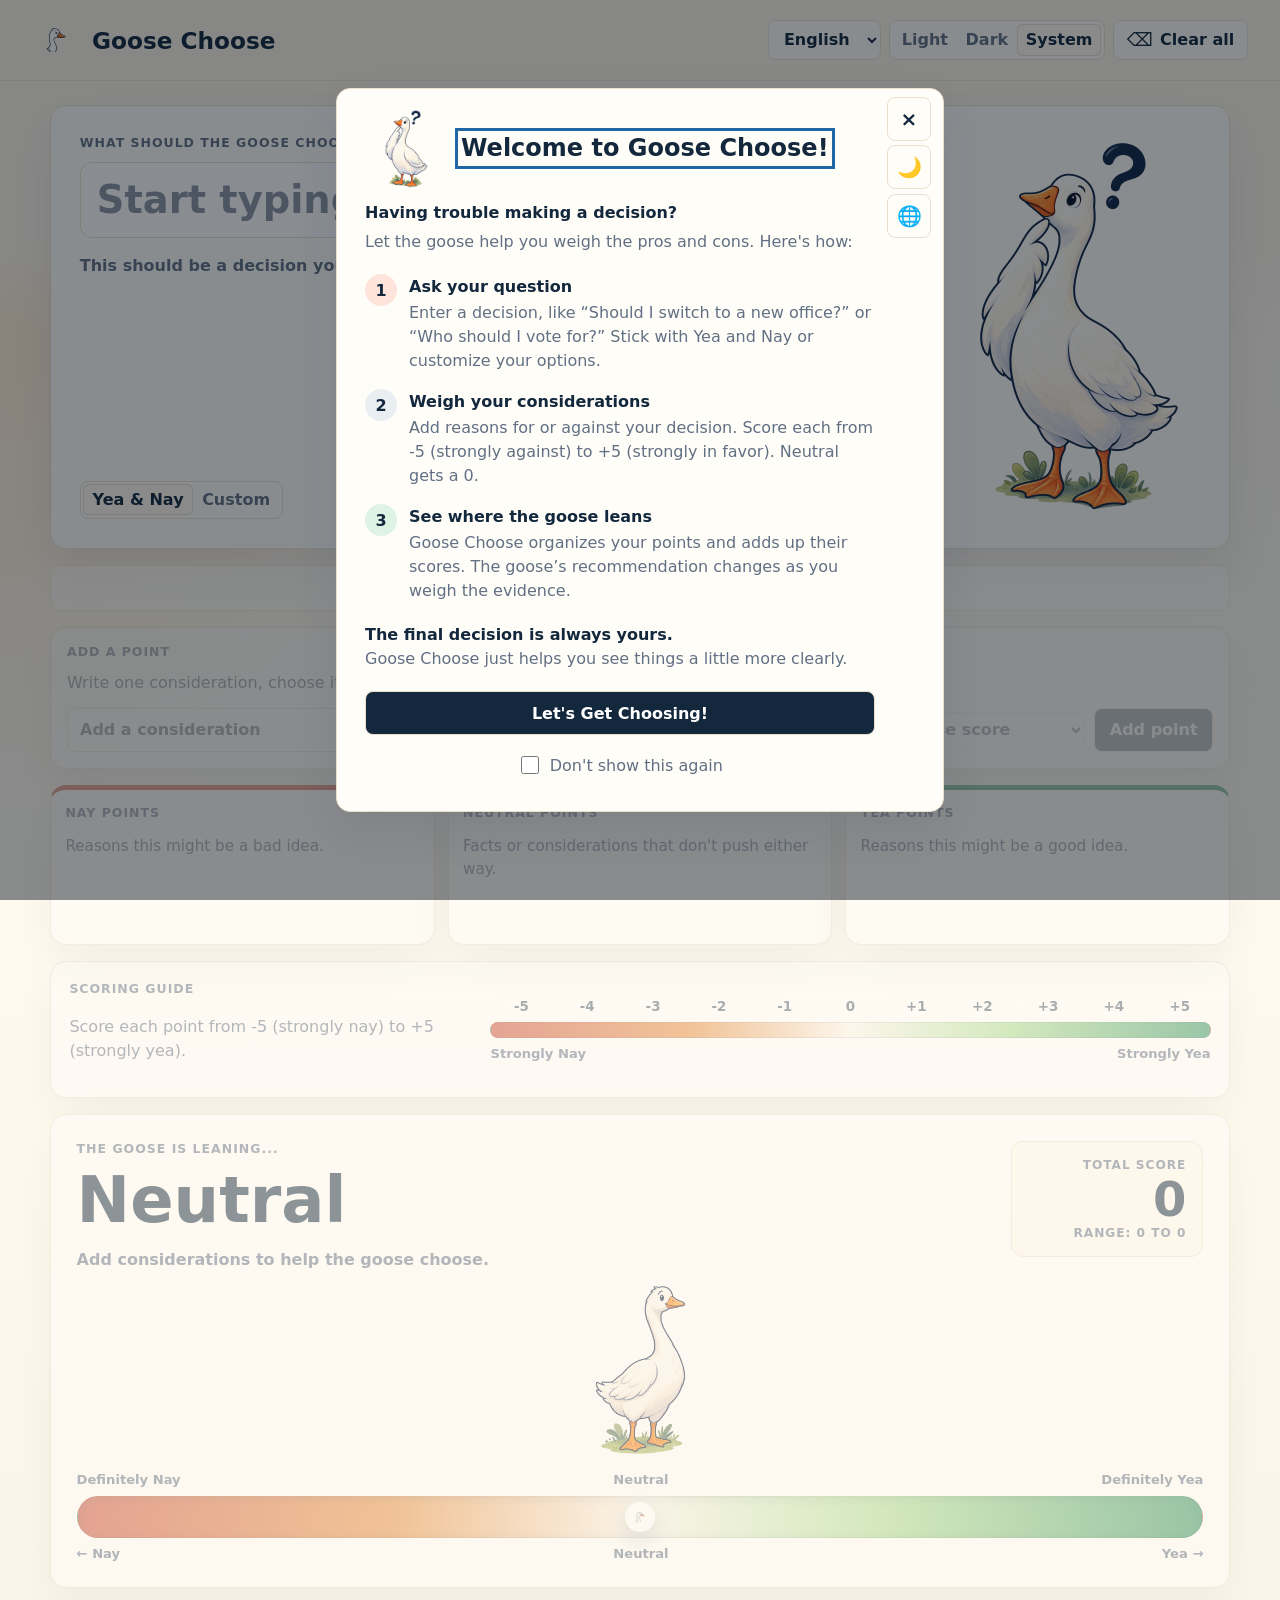
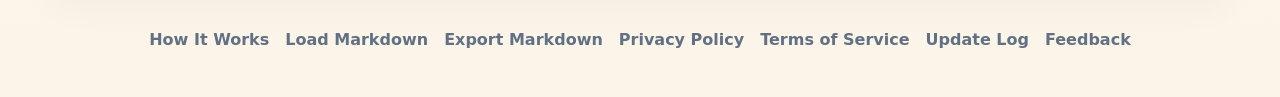
<file: index.html>
<!doctype html>
<!-- Generated by scripts/build-pages.py. Shared interface: app/shell.html. -->
<html lang="en">
  <head>
    <meta charset="utf-8">
    <meta name="viewport" content="width=device-width, initial-scale=1, viewport-fit=cover">
    <meta name="theme-color" content="#fbf4e8">
    <meta name="app-version" content="v0.8">
    <title>Goose Choose</title>
    <meta name="description" content="A simple way to weigh your options and make a decision.">
    <link rel="canonical" href="https://unpixelated-ideas.github.io/goosechoose/">
    <link rel="alternate" hreflang="en" href="https://unpixelated-ideas.github.io/goosechoose/">
    <link rel="alternate" hreflang="ko" href="https://unpixelated-ideas.github.io/goosechoose/ko/">
    <link rel="alternate" hreflang="ga" href="https://unpixelated-ideas.github.io/goosechoose/ga/">
    <link rel="alternate" hreflang="x-default" href="https://unpixelated-ideas.github.io/goosechoose/">
    <meta property="og:title" content="Goose Choose">
    <meta property="og:description" content="A simple way to weigh your options and make a decision.">
    <meta property="og:type" content="website">
    <meta property="og:url" content="https://unpixelated-ideas.github.io/goosechoose/">
    <meta property="og:image" content="https://unpixelated-ideas.github.io/goosechoose/previewimage.png">
    <meta property="og:image:type" content="image/png">
    <meta property="og:image:width" content="1734">
    <meta property="og:image:height" content="907">
    <meta property="og:site_name" content="Goose Choose">
    <meta name="twitter:card" content="summary_large_image">
    <meta name="twitter:title" content="Goose Choose">
    <meta name="twitter:description" content="A simple way to weigh your options and make a decision.">
    <meta name="twitter:image" content="https://unpixelated-ideas.github.io/goosechoose/previewimage.png">
    <link rel="icon" type="image/x-icon" href="app/../favicon.ico">
    <link rel="stylesheet" href="app/styles.css">
  </head>
  <body>
    <noscript>Please enable JavaScript to use Goose Choose.</noscript>
    <script src="app/locales.js"></script>
    <script src="app/shell.js"></script>
    <script src="app/routes.js"></script>
    <script src="app/app.js"></script>
  </body>
</html>
</file>
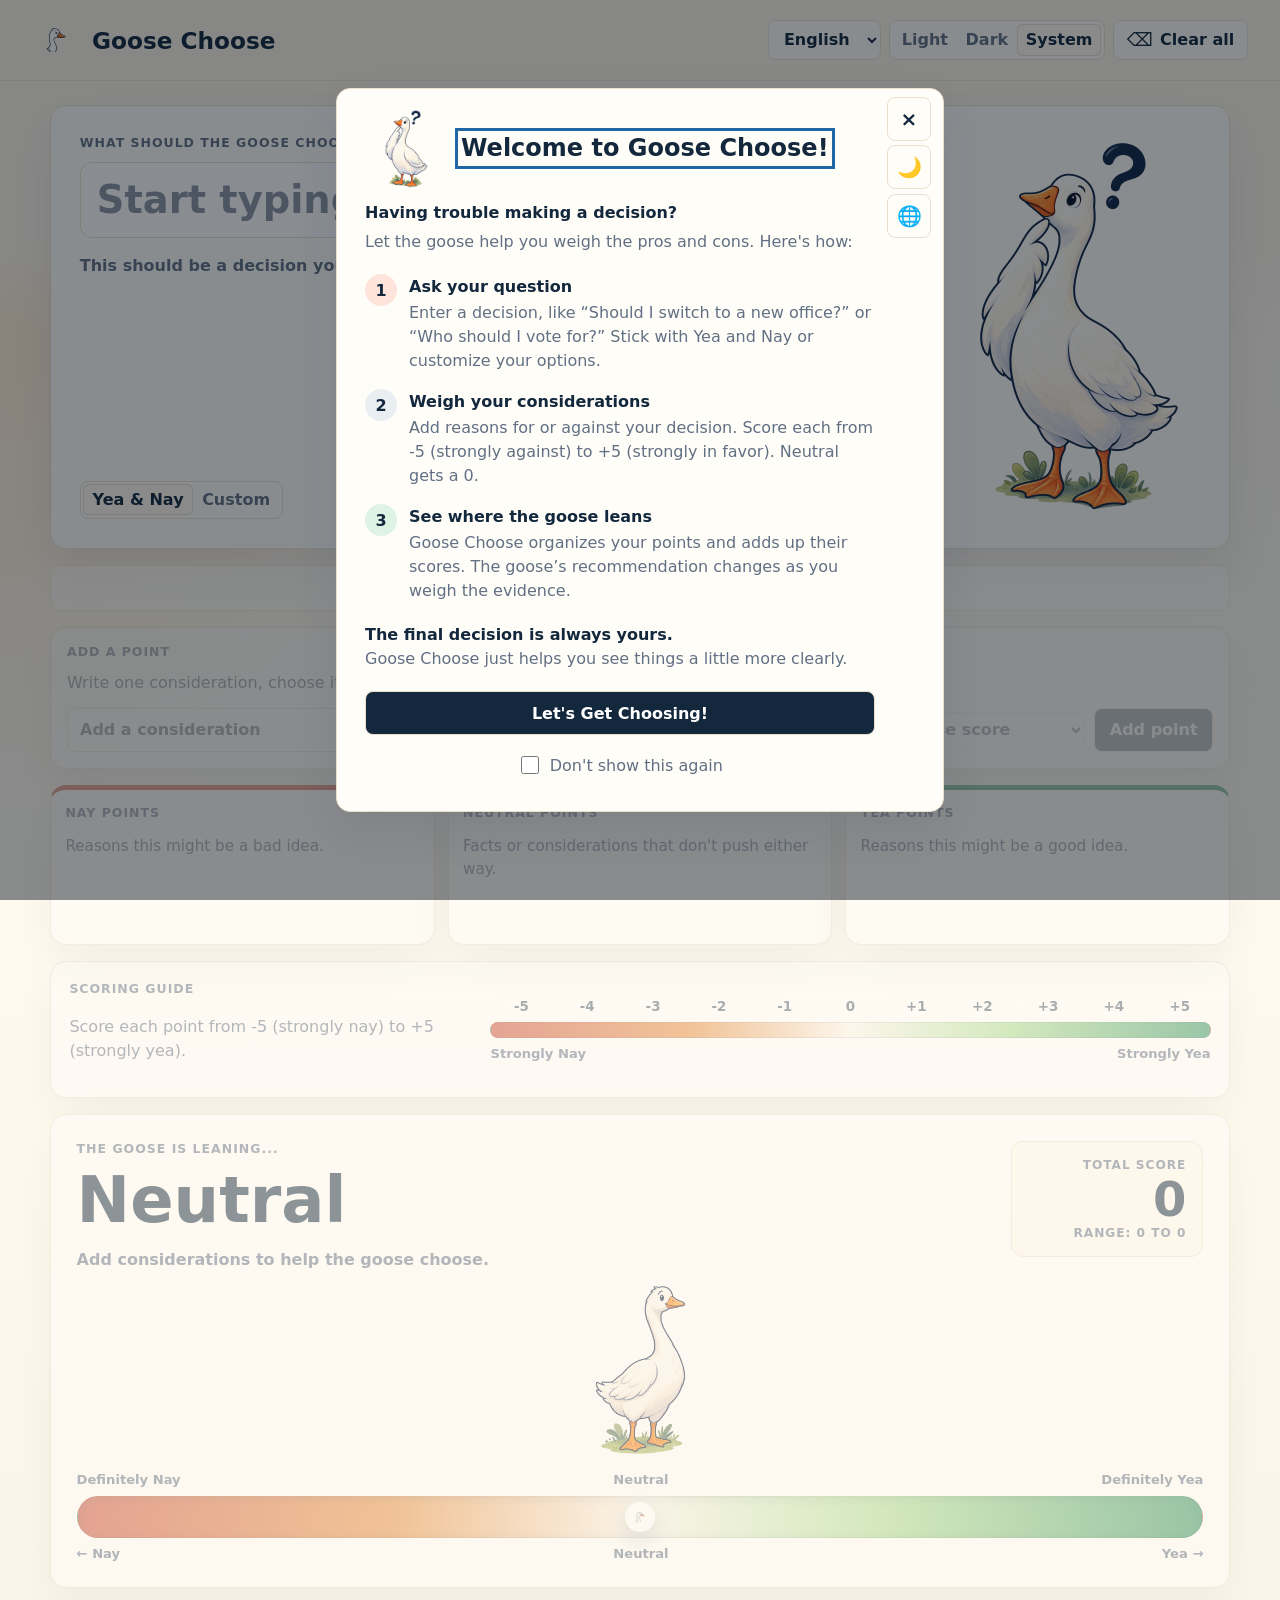
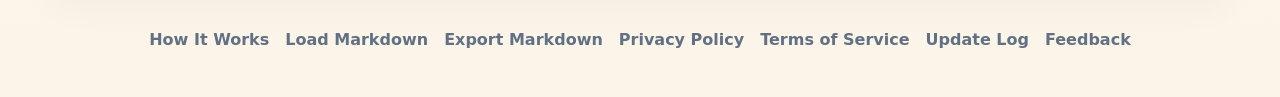
<file: app/index.html>
<!doctype html>
<!-- Generated by scripts/build-pages.py. Shared interface: app/shell.html. -->
<html lang="en">
  <head>
    <meta charset="utf-8">
    <meta name="viewport" content="width=device-width, initial-scale=1, viewport-fit=cover">
    <meta name="theme-color" content="#fbf4e8">
    <meta name="app-version" content="v0.8">
    <title>Goose Choose</title>
    <meta name="description" content="A simple way to weigh your options and make a decision.">
    <link rel="canonical" href="https://unpixelated-ideas.github.io/goosechoose/">
    <link rel="alternate" hreflang="en" href="https://unpixelated-ideas.github.io/goosechoose/">
    <link rel="alternate" hreflang="ko" href="https://unpixelated-ideas.github.io/goosechoose/ko/">
    <link rel="alternate" hreflang="ga" href="https://unpixelated-ideas.github.io/goosechoose/ga/">
    <link rel="alternate" hreflang="x-default" href="https://unpixelated-ideas.github.io/goosechoose/">
    <meta property="og:title" content="Goose Choose">
    <meta property="og:description" content="A simple way to weigh your options and make a decision.">
    <meta property="og:type" content="website">
    <meta property="og:url" content="https://unpixelated-ideas.github.io/goosechoose/">
    <meta property="og:image" content="https://unpixelated-ideas.github.io/goosechoose/previewimage.png">
    <meta property="og:image:type" content="image/png">
    <meta property="og:image:width" content="1734">
    <meta property="og:image:height" content="907">
    <meta property="og:site_name" content="Goose Choose">
    <meta name="twitter:card" content="summary_large_image">
    <meta name="twitter:title" content="Goose Choose">
    <meta name="twitter:description" content="A simple way to weigh your options and make a decision.">
    <meta name="twitter:image" content="https://unpixelated-ideas.github.io/goosechoose/previewimage.png">
    <link rel="icon" type="image/x-icon" href="./../favicon.ico">
    <link rel="stylesheet" href="./styles.css">
  </head>
  <body>
    <noscript>Please enable JavaScript to use Goose Choose.</noscript>
    <script src="./locales.js"></script>
    <script src="./shell.js"></script>
    <script src="./routes.js"></script>
    <script src="./app.js"></script>
  </body>
</html>
</file>
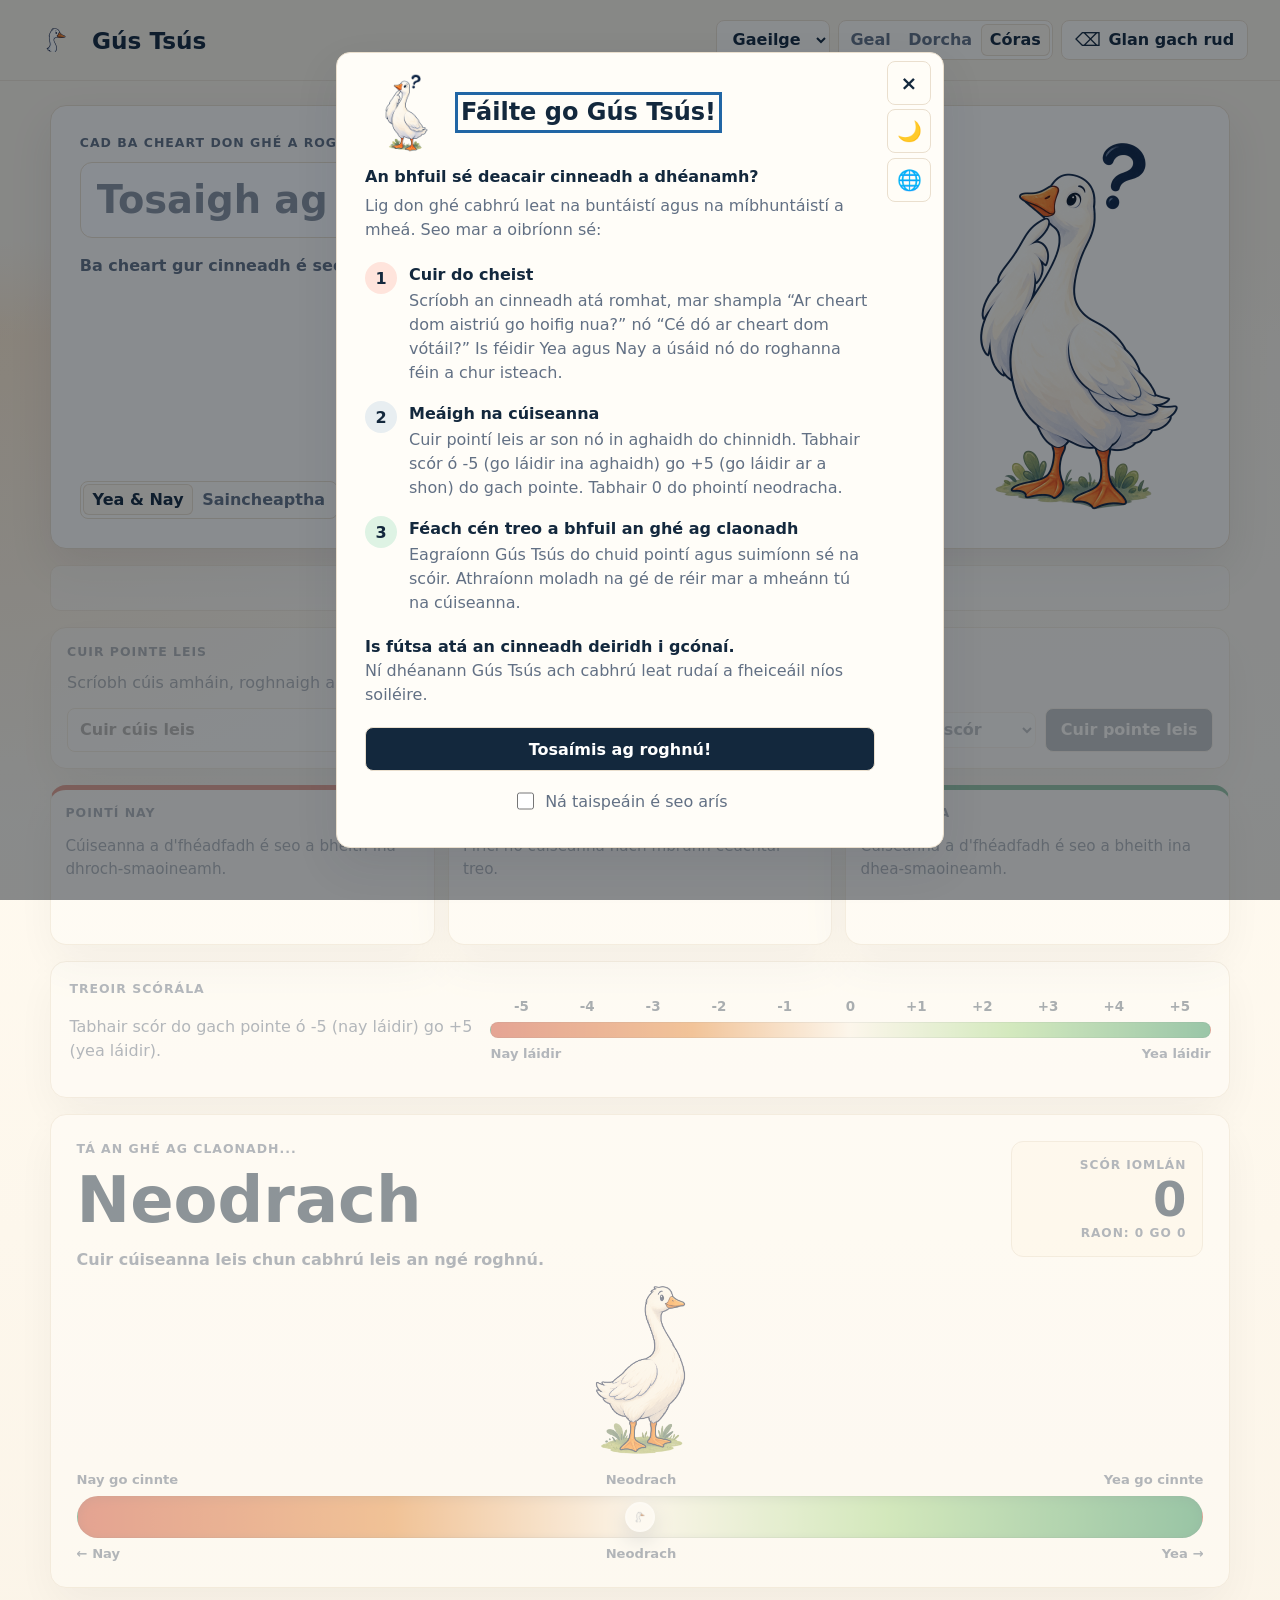
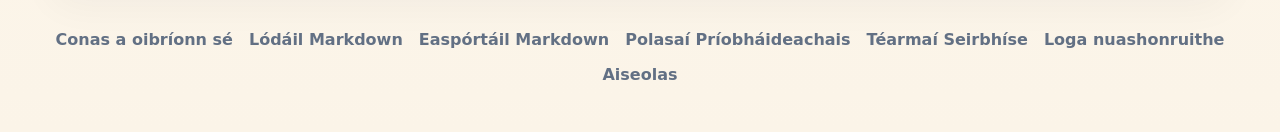
<file: ga/index.html>
<!doctype html>
<!-- Generated by scripts/build-pages.py. Shared interface: app/shell.html. -->
<html lang="ga">
  <head>
    <meta charset="utf-8">
    <meta name="viewport" content="width=device-width, initial-scale=1, viewport-fit=cover">
    <meta name="theme-color" content="#fbf4e8">
    <meta name="app-version" content="v0.8">
    <title>Gús Tsús</title>
    <meta name="description" content="Bealach simplí le do roghanna a mheá agus cinneadh a dhéanamh.">
    <link rel="canonical" href="https://unpixelated-ideas.github.io/goosechoose/ga/">
    <link rel="alternate" hreflang="en" href="https://unpixelated-ideas.github.io/goosechoose/">
    <link rel="alternate" hreflang="ko" href="https://unpixelated-ideas.github.io/goosechoose/ko/">
    <link rel="alternate" hreflang="ga" href="https://unpixelated-ideas.github.io/goosechoose/ga/">
    <link rel="alternate" hreflang="x-default" href="https://unpixelated-ideas.github.io/goosechoose/">
    <meta property="og:title" content="Gús Tsús">
    <meta property="og:description" content="Bealach simplí le do roghanna a mheá agus cinneadh a dhéanamh.">
    <meta property="og:type" content="website">
    <meta property="og:url" content="https://unpixelated-ideas.github.io/goosechoose/ga/">
    <meta property="og:image" content="https://unpixelated-ideas.github.io/goosechoose/previewimage.png">
    <meta property="og:image:type" content="image/png">
    <meta property="og:image:width" content="1734">
    <meta property="og:image:height" content="907">
    <meta property="og:site_name" content="Gús Tsús">
    <meta name="twitter:card" content="summary_large_image">
    <meta name="twitter:title" content="Gús Tsús">
    <meta name="twitter:description" content="Bealach simplí le do roghanna a mheá agus cinneadh a dhéanamh.">
    <meta name="twitter:image" content="https://unpixelated-ideas.github.io/goosechoose/previewimage.png">
    <link rel="icon" type="image/x-icon" href="../app/../favicon.ico">
    <link rel="stylesheet" href="../app/styles.css">
  </head>
  <body>
    <noscript>Please enable JavaScript to use Goose Choose.</noscript>
    <script src="../app/locales.js"></script>
    <script src="../app/shell.js"></script>
    <script src="../app/routes.js"></script>
    <script src="../app/app.js"></script>
  </body>
</html>
</file>
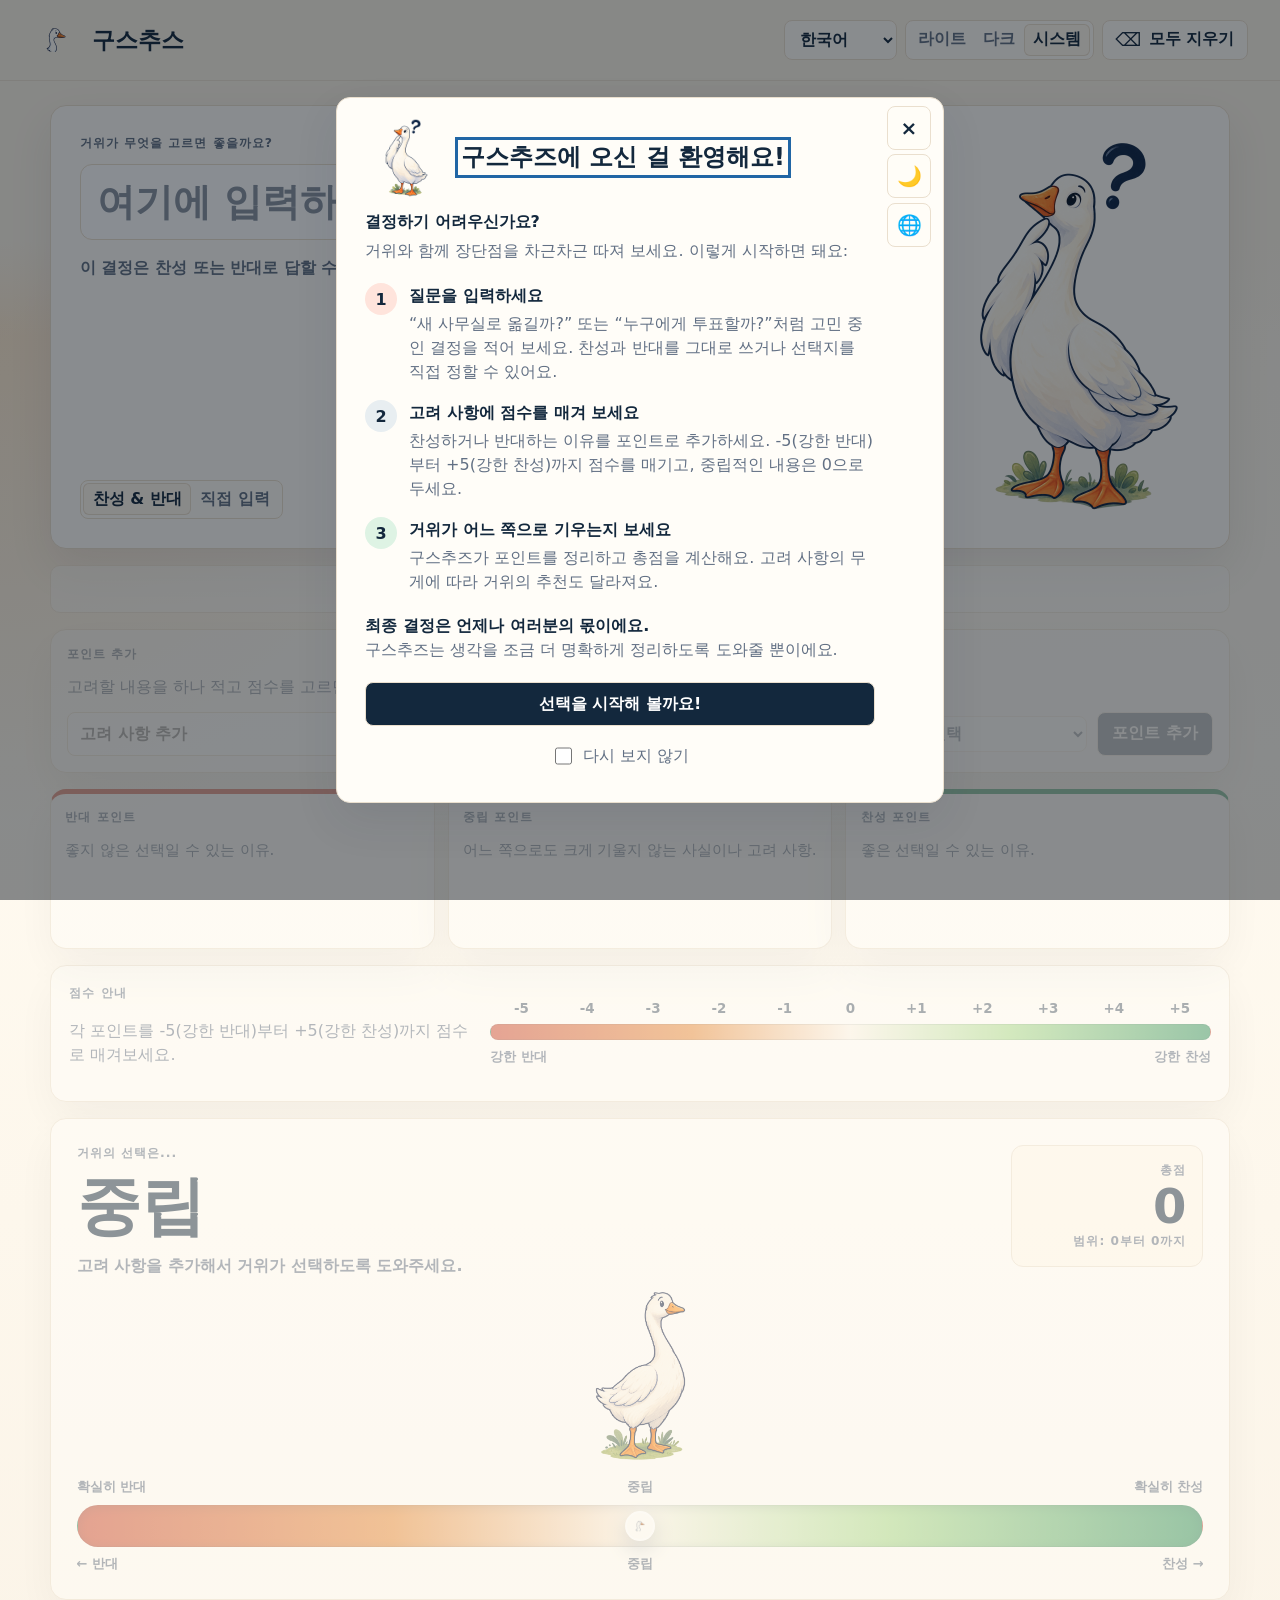
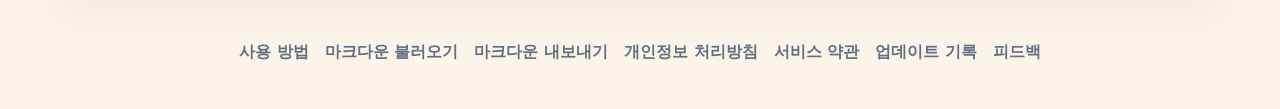
<file: ko/index.html>
<!doctype html>
<!-- Generated by scripts/build-pages.py. Shared interface: app/shell.html. -->
<html lang="ko">
  <head>
    <meta charset="utf-8">
    <meta name="viewport" content="width=device-width, initial-scale=1, viewport-fit=cover">
    <meta name="theme-color" content="#fbf4e8">
    <meta name="app-version" content="v0.8">
    <title>구스추스</title>
    <meta name="description" content="선택지를 비교하고 결정을 내리는 간단한 방법.">
    <link rel="canonical" href="https://unpixelated-ideas.github.io/goosechoose/ko/">
    <link rel="alternate" hreflang="en" href="https://unpixelated-ideas.github.io/goosechoose/">
    <link rel="alternate" hreflang="ko" href="https://unpixelated-ideas.github.io/goosechoose/ko/">
    <link rel="alternate" hreflang="ga" href="https://unpixelated-ideas.github.io/goosechoose/ga/">
    <link rel="alternate" hreflang="x-default" href="https://unpixelated-ideas.github.io/goosechoose/">
    <meta property="og:title" content="구스추스">
    <meta property="og:description" content="선택지를 비교하고 결정을 내리는 간단한 방법.">
    <meta property="og:type" content="website">
    <meta property="og:url" content="https://unpixelated-ideas.github.io/goosechoose/ko/">
    <meta property="og:image" content="https://unpixelated-ideas.github.io/goosechoose/previewimage.png">
    <meta property="og:image:type" content="image/png">
    <meta property="og:image:width" content="1734">
    <meta property="og:image:height" content="907">
    <meta property="og:site_name" content="구스추스">
    <meta name="twitter:card" content="summary_large_image">
    <meta name="twitter:title" content="구스추스">
    <meta name="twitter:description" content="선택지를 비교하고 결정을 내리는 간단한 방법.">
    <meta name="twitter:image" content="https://unpixelated-ideas.github.io/goosechoose/previewimage.png">
    <link rel="icon" type="image/x-icon" href="../app/../favicon.ico">
    <link rel="stylesheet" href="../app/styles.css">
  </head>
  <body>
    <noscript>Please enable JavaScript to use Goose Choose.</noscript>
    <script src="../app/locales.js"></script>
    <script src="../app/shell.js"></script>
    <script src="../app/routes.js"></script>
    <script src="../app/app.js"></script>
  </body>
</html>
</file>
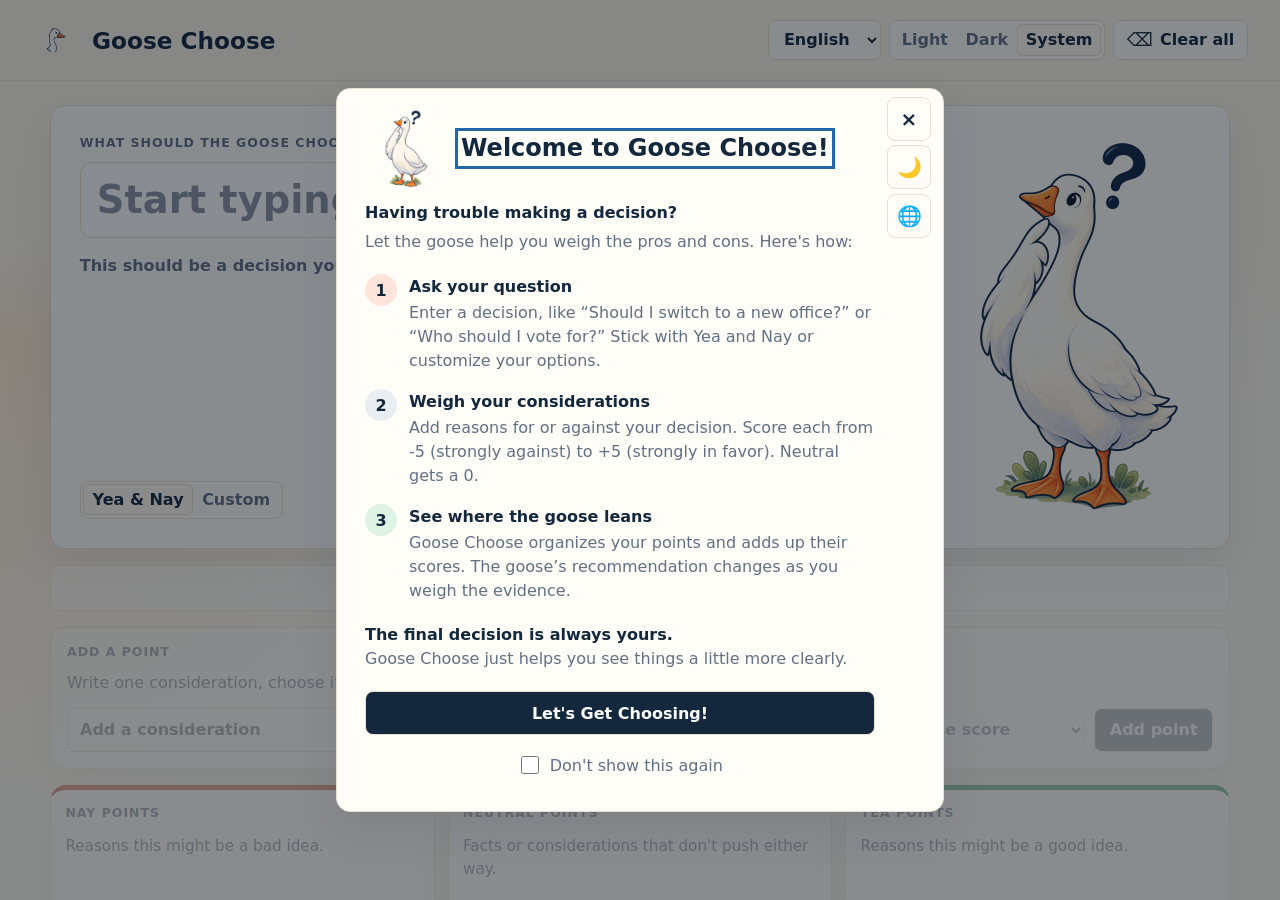
<file: Open Goose Choose.html>
<!doctype html>
<html lang="en">
  <head>
    <meta charset="utf-8">
    <meta name="viewport" content="width=device-width, initial-scale=1">
    <meta http-equiv="refresh" content="0; url=app/index.html">
    <title>Open Goose Choose</title>
    <style>
      :root {
        font-family: ui-sans-serif, system-ui, -apple-system, BlinkMacSystemFont, "Segoe UI", sans-serif;
        color: #13283d;
        background: #fbf4e8;
      }

      body {
        display: grid;
        min-height: 100vh;
        margin: 0;
        place-items: center;
      }

      main {
        width: min(34rem, calc(100% - 2rem));
        padding: 2rem;
        border: 1px solid #eadfce;
        border-radius: 16px;
        background: #fffdf8;
        box-shadow: 0 18px 45px rgba(29, 45, 67, 0.09);
        text-align: center;
      }

      h1 {
        margin: 0 0 0.75rem;
      }

      p {
        margin: 0 0 1.25rem;
        color: #627084;
        line-height: 1.5;
      }

      a {
        display: inline-block;
        padding: 0.75rem 1rem;
        border: 1px solid #d5c7b5;
        border-radius: 8px;
        background: #fff8ed;
        color: #13283d;
        font-weight: 800;
        text-decoration: none;
      }
    </style>
  </head>
  <body>
    <main>
      <h1>Goose Choose</h1>
      <p>If the app does not open automatically, click the button below.</p>
      <a href="app/index.html">Open Goose Choose</a>
    </main>
  </body>
</html>
</file>
<file: app/styles.css>
:root {
  color-scheme: light;
  --bg: #fbf4e8;
  --canvas-top: #fbf4e8;
  --theme-color: #fbf4e8;
  --page-end: #fffaf0;
  --canvas-background:
    linear-gradient(180deg, var(--canvas-top) 0, var(--canvas-top) 15rem, rgba(251, 244, 232, 0) 21rem),
    radial-gradient(circle at 0 20rem, rgba(255, 225, 188, 0.55), transparent 32rem),
    linear-gradient(180deg, var(--canvas-top), var(--page-end) 45%, var(--bg));
  --card: #fffdf8;
  --card-warm: #fff8ed;
  --control-bg: rgba(255, 253, 248, 0.9);
  --control-hover-bg: #fff;
  --field-bg: #fff;
  --field-soft: #fffaf2;
  --header-bg: rgba(251, 244, 232, 0.86);
  --header-line: rgba(234, 223, 206, 0.78);
  --placeholder: #8a94a1;
  --ink: #13283d;
  --muted: #627084;
  --line: #eadfce;
  --shadow: 0 18px 45px rgba(29, 45, 67, 0.09);
  --button-ink: #fff;
  --primary-bg: #13283d;
  --primary-hover-bg: #203950;
  --primary-ink: #fff;
  --control-hover-line: #d7c8b4;
  --tooltip-bg: #13283d;
  --tooltip-ink: #fffdf8;
  --asset-muted: #6f6253;
  --drag: #7a6d61;
  --delete: #8d2d22;
  --scale-text: #4f5d6d;
  --marker-border: #fff;
  --nay: #ca4a32;
  --nay-soft: #ffe4dc;
  --neutral: #6d8192;
  --neutral-soft: #e8eef1;
  --yay: #2f8f5b;
  --yay-soft: #def3e4;
  --focus: #2166a5;
  font-family: Inter, ui-sans-serif, system-ui, -apple-system, BlinkMacSystemFont, "Segoe UI", sans-serif;
}

:root[data-theme="dark"] {
  color-scheme: dark;
  --bg: #121b25;
  --canvas-top: #121b25;
  --theme-color: #121b25;
  --page-end: #172230;
  --canvas-background:
    linear-gradient(180deg, var(--canvas-top) 0, var(--canvas-top) 15rem, rgba(18, 27, 37, 0) 21rem),
    radial-gradient(circle at 0 20rem, rgba(80, 118, 138, 0.28), transparent 34rem),
    linear-gradient(180deg, var(--canvas-top), var(--page-end) 45%, var(--bg));
  --card: #1b2836;
  --card-warm: #223041;
  --control-bg: rgba(34, 48, 65, 0.92);
  --control-hover-bg: #2a3a4d;
  --field-bg: #111a24;
  --field-soft: #172231;
  --header-bg: rgba(18, 27, 37, 0.88);
  --header-line: rgba(118, 135, 153, 0.22);
  --placeholder: #95a6b8;
  --ink: #edf5ff;
  --muted: #aab8c8;
  --line: #35475c;
  --shadow: 0 20px 48px rgba(0, 0, 0, 0.32);
  --button-ink: #f8fbff;
  --primary-bg: #d9ecff;
  --primary-hover-bg: #beddff;
  --primary-ink: #102033;
  --control-hover-line: #5b7088;
  --tooltip-bg: #f8fbff;
  --tooltip-ink: #13283d;
  --asset-muted: #b7a98f;
  --drag: #a99a86;
  --delete: #ffb3a5;
  --scale-text: #b5c4d4;
  --marker-border: #263649;
  --nay: #ef725b;
  --nay-soft: #4a2728;
  --neutral: #91a7b8;
  --neutral-soft: #263544;
  --yay: #67c88e;
  --yay-soft: #1d3f31;
  --focus: #7fb7ff;
}

* {
  box-sizing: border-box;
}

html {
  background: var(--canvas-background);
  background-color: var(--canvas-top);
  scroll-behavior: smooth;
}

body {
  margin: 0;
  min-width: 320px;
  min-height: 100vh;
  background: var(--canvas-background);
  background-color: var(--canvas-top);
  color: var(--ink);
}

button,
input,
select {
  font: inherit;
}

button {
  cursor: pointer;
}

button:disabled,
select:disabled {
  cursor: not-allowed;
  opacity: 0.52;
}

button:disabled {
  pointer-events: none;
}

:focus-visible {
  outline: 3px solid var(--focus);
  outline-offset: 3px;
}

.sr-only {
  position: absolute;
  width: 1px;
  height: 1px;
  padding: 0;
  margin: -1px;
  overflow: hidden;
  clip: rect(0, 0, 0, 0);
  white-space: nowrap;
  border: 0;
}

.site-header {
  position: sticky;
  top: 0;
  z-index: 5;
  display: flex;
  align-items: center;
  justify-content: space-between;
  gap: 1rem;
  padding: 1rem clamp(1rem, 3vw, 2rem);
  background: var(--header-bg);
  border-bottom: 1px solid var(--header-line);
  backdrop-filter: blur(16px);
}

.brand {
  display: inline-flex;
  align-items: center;
  gap: 0.75rem;
  color: var(--ink);
  text-decoration: none;
  font-weight: 850;
  font-size: clamp(1.1rem, 2.2vw, 1.45rem);
  letter-spacing: 0;
}

.header-actions {
  display: flex;
  align-items: center;
  gap: 0.5rem;
  flex-wrap: wrap;
  justify-content: flex-end;
}

.ghost-button,
.primary-button,
.delete-button,
.move-button {
  border: 1px solid var(--line);
  background: var(--control-bg);
  color: var(--ink);
  border-radius: 8px;
  transition: transform 160ms ease, border-color 160ms ease, background 160ms ease;
}

.ghost-button {
  display: inline-flex;
  align-items: center;
  min-height: 2.55rem;
  gap: 0.45rem;
  padding: 0.55rem 0.8rem;
  text-decoration: none;
  font-weight: 720;
}

.language-picker select {
  min-height: 2.55rem;
  padding: 0.48rem 0.7rem;
  border: 1px solid var(--line);
  border-radius: 8px;
  background: var(--control-bg);
  color: var(--ink);
  font-weight: 760;
}

.theme-picker {
  display: none;
}

.theme-picker select {
  min-height: 2.55rem;
  padding: 0.48rem 0.7rem;
  border: 1px solid var(--line);
  border-radius: 8px;
  background: var(--control-bg);
  color: var(--ink);
  font-weight: 760;
}

.theme-toggle {
  display: inline-flex;
  align-items: center;
  min-height: 2.55rem;
  padding: 0.18rem;
  border: 1px solid var(--line);
  border-radius: 8px;
  background: var(--control-bg);
}

.theme-option {
  min-height: 2.05rem;
  padding: 0.35rem 0.55rem;
  border: 0;
  border-radius: 6px;
  background: transparent;
  color: var(--muted);
  font-weight: 800;
  cursor: pointer;
}

.theme-option.active {
  background: var(--card-warm);
  color: var(--ink);
  box-shadow: inset 0 0 0 1px var(--line);
}

[data-coming-soon] {
  cursor: not-allowed;
}

.ghost-button:hover,
.primary-button:hover,
.delete-button:hover,
.move-button:hover {
  transform: translateY(-1px);
  border-color: var(--control-hover-line);
  background: var(--control-hover-bg);
}

.theme-option:hover {
  color: var(--ink);
}

.icon {
  display: inline-grid;
  place-items: center;
  width: 1.35rem;
  height: 1.35rem;
  border-radius: 999px;
  border: 1px solid currentColor;
  font-weight: 900;
  line-height: 1;
}

.text-icon {
  width: auto;
  height: auto;
  border: 0;
  border-radius: 0;
  font-size: 1.15rem;
  font-weight: 400;
  line-height: 1;
}

.app-shell {
  width: min(1180px, calc(100% - 2rem));
  margin: 1.5rem auto 3rem;
}

.locked-workspace {
  position: relative;
}

.locked-workspace.is-locked {
  opacity: 0.48;
}

.locked-workspace.is-locked .add-point-card,
.locked-workspace.is-locked .points-grid,
.locked-workspace.is-locked .scoring-guide,
.locked-workspace.is-locked .result-card {
  pointer-events: none;
  user-select: none;
}

.locked-notice {
  display: none;
  margin-top: 1rem;
  padding: 0.8rem 1rem;
  border: 1px solid var(--line);
  border-radius: 10px;
  background: var(--card);
  color: var(--muted);
  font-weight: 750;
  text-align: center;
}

.locked-workspace.is-locked .locked-notice {
  display: block;
}

.decision-card,
.add-point-card,
.scoring-guide,
.result-card,
.tool-card,
.legal-card,
.point-column {
  background: var(--card);
  border: 1px solid var(--line);
  box-shadow: var(--shadow);
  border-radius: 16px;
}

.decision-card {
  display: grid;
  grid-template-columns: minmax(0, 1fr) minmax(10rem, 16rem);
  gap: clamp(1rem, 3vw, 2rem);
  align-items: stretch;
  padding: clamp(1.15rem, 3vw, 1.8rem);
}

.decision-copy {
  display: flex;
  min-height: 100%;
  flex-direction: column;
}

.eyebrow {
  margin: 0 0 0.75rem;
  color: var(--muted);
  font-size: 0.78rem;
  font-weight: 850;
  letter-spacing: 0.08em;
  text-transform: uppercase;
}

.decision-input {
  width: 100%;
  min-height: 4.4rem;
  padding: 0.9rem 1rem;
  border: 1px solid var(--line);
  border-radius: 12px;
  background: var(--field-bg);
  color: var(--ink);
  font-size: clamp(1.35rem, 3.2vw, 2.4rem);
  font-weight: 780;
  letter-spacing: 0;
}

.decision-input::placeholder {
  color: var(--placeholder);
}

.decision-mode-row {
  display: flex;
  align-items: center;
  gap: 0.75rem;
  flex-wrap: wrap;
  justify-content: flex-start;
  margin-top: auto;
  padding-top: 0.95rem;
}

.decision-mode-toggle {
  order: 1;
  display: inline-flex;
  min-height: 2.35rem;
  padding: 0.16rem;
  border: 1px solid var(--line);
  border-radius: 8px;
  background: var(--control-bg);
}

.decision-mode-option {
  min-height: 1.95rem;
  padding: 0.34rem 0.58rem;
  border: 0;
  border-radius: 6px;
  background: transparent;
  color: var(--muted);
  font-weight: 800;
}

.decision-mode-option.active {
  background: var(--card-warm);
  color: var(--ink);
  box-shadow: inset 0 0 0 1px var(--line);
}

.decision-mode-option:hover {
  color: var(--ink);
}

.custom-label-fields {
  order: 2;
  display: grid;
  grid-template-columns: repeat(2, minmax(8rem, 1fr));
  gap: 0.5rem;
  flex: 1 1 18rem;
}

.custom-label-fields[hidden] {
  display: none;
}

.custom-label-input {
  width: 100%;
  min-height: 2.35rem;
  padding: 0.48rem 0.6rem;
  border: 1px solid var(--line);
  border-radius: 8px;
  background: var(--field-bg);
  color: var(--ink);
  font-weight: 700;
}

.custom-label-input::placeholder {
  color: var(--placeholder);
}

.help-text,
.column-head p,
.scoring-guide p {
  color: var(--muted);
  line-height: 1.5;
}

.help-text {
  margin: 1rem 0 0;
  font-weight: 650;
}

.asset-frame {
  position: relative;
  display: grid;
  place-items: center;
  overflow: hidden;
  border: 0;
  background: transparent;
  color: var(--asset-muted);
  text-align: center;
}

.asset-frame img {
  display: block;
  max-width: 100%;
  max-height: 100%;
  object-fit: contain;
}

.asset-frame.missing img {
  display: none;
}

.asset-frame.missing {
  border: 1px dashed #c7bdaa;
  border-radius: 12px;
  background:
    linear-gradient(135deg, rgba(255, 255, 255, 0.78), rgba(250, 234, 209, 0.62)),
    repeating-linear-gradient(-45deg, rgba(19, 40, 61, 0.04) 0 8px, transparent 8px 16px);
}

.asset-label {
  max-width: 90%;
  padding: 0.45rem 0.6rem;
  border-radius: 8px;
  background: var(--control-bg);
  font-size: 0.78rem;
  font-weight: 800;
  overflow-wrap: anywhere;
}

.asset-frame:not(.missing) .asset-label {
  display: none;
}

.logo-frame {
  width: 3rem;
  height: 3rem;
  flex: 0 0 auto;
}

.question-frame {
  min-height: 10rem;
  align-self: stretch;
  overflow: visible;
}

:root[data-theme="dark"] .question-frame::before {
  content: "";
  position: absolute;
  top: calc(0.35rem - 10px);
  right: calc(14% - 5px);
  width: calc(clamp(3.2rem, 7vw, 5rem) + 15px);
  aspect-ratio: 1;
  border-radius: 999px;
  background: radial-gradient(circle, rgba(237, 245, 255, 0.18) 0 34%, rgba(237, 245, 255, 0.08) 56%, transparent 76%);
  filter: blur(3px);
}

.question-frame img {
  position: relative;
  z-index: 1;
}

.add-point-card {
  margin-top: 1rem;
  padding: 1rem;
}

.add-point-card p:not(.eyebrow) {
  margin: 0;
  color: var(--muted);
  line-height: 1.45;
}

.add-point-form {
  display: grid;
  grid-template-columns: minmax(0, 1fr) minmax(10rem, 13rem) auto;
  gap: 0.6rem;
  align-items: center;
  margin-top: 0.85rem;
}

.new-point-input {
  width: 100%;
  min-height: 2.75rem;
  padding: 0.65rem 0.75rem;
  border: 1px solid var(--line);
  border-radius: 8px;
  background: var(--field-bg);
  color: var(--ink);
  font-weight: 700;
}

.primary-button {
  min-height: 2.75rem;
  padding: 0.65rem 0.9rem;
  background: var(--primary-bg);
  color: var(--primary-ink);
  font-weight: 850;
  white-space: nowrap;
}

.primary-button:hover {
  background: var(--primary-hover-bg);
  color: var(--primary-ink);
}

.points-grid {
  display: grid;
  grid-template-columns: repeat(3, minmax(0, 1fr));
  gap: 0.8rem;
  margin-top: 1rem;
}

.point-column {
  display: flex;
  min-height: 10rem;
  flex-direction: column;
  padding: 0.9rem;
  transition: min-height 180ms ease;
}

.point-column.has-points {
  min-height: 20rem;
}

.point-column.nay {
  border-top: 5px solid var(--nay);
}

.point-column.neutral {
  border-top: 5px solid var(--neutral);
}

.point-column.yay {
  border-top: 5px solid var(--yay);
}

.column-head {
  min-height: 4.6rem;
}

.column-head p:last-child {
  margin: 0;
  font-size: 0.95rem;
}

.point-list {
  display: flex;
  flex: 1;
  flex-direction: column;
  gap: 0.75rem;
  min-height: 7rem;
  margin: 0;
  padding: 0;
  list-style: none;
}

.point-column.is-empty .point-list {
  flex: 0 0 auto;
  min-height: 2.5rem;
}

.point-list.drop-ready {
  outline: 2px dashed #cfc0ac;
  outline-offset: 0.25rem;
  border-radius: 10px;
}

.point-item {
  display: grid;
  grid-template-columns: auto minmax(0, 1fr);
  gap: 0.45rem 0.65rem;
  align-items: center;
  padding: 0.72rem;
  background: var(--field-bg);
  border: 1px solid var(--line);
  border-radius: 10px;
  box-shadow: 0 6px 14px rgba(29, 45, 67, 0.045);
}

.point-item.dragging {
  opacity: 0.58;
}

.drag-handle {
  grid-row: 1 / span 3;
  align-self: stretch;
  display: grid;
  place-items: center;
  min-width: 1rem;
  color: var(--drag);
  cursor: grab;
  touch-action: none;
  font-weight: 900;
  line-height: 1;
}

.point-main {
  display: grid;
  grid-template-columns: 1fr;
  gap: 0.55rem;
  min-width: 0;
}

.point-text {
  width: 100%;
  min-height: 2.65rem;
  padding: 0.5rem 0.6rem;
  border: 1px solid transparent;
  border-radius: 8px;
  background: var(--field-soft);
  color: var(--ink);
  font-weight: 700;
}

.point-controls {
  display: block;
  min-width: 0;
}

.score-select {
  width: min(100%, 15rem);
  min-width: 0;
  min-height: 2.25rem;
  padding: 0.35rem 0.55rem;
  border: 1px solid var(--line);
  border-radius: 8px;
  background: var(--field-bg);
  color: var(--ink);
  font-weight: 760;
}

.item-actions {
  grid-column: 2;
  display: flex;
  align-items: center;
  justify-content: center;
  gap: 0.5rem;
  padding-top: 0.1rem;
}

.delete-button,
.move-button {
  display: grid;
  place-items: center;
  width: 2rem;
  height: 2rem;
  padding: 0;
  font-weight: 900;
}

.delete-button {
  color: var(--delete);
}

.scoring-guide {
  display: grid;
  grid-template-columns: minmax(16rem, 0.72fr) minmax(0, 1.28fr);
  gap: 1rem;
  align-items: center;
  margin-top: 1rem;
  padding: 1.15rem;
}

.score-strip {
  min-width: 0;
}

.score-numbers {
  display: grid;
  grid-template-columns: repeat(11, minmax(1.5rem, 1fr));
  gap: 0.25rem;
  color: var(--scale-text);
  font-size: 0.84rem;
  font-weight: 850;
  text-align: center;
}

.score-gradient,
.spectrum-track {
  background: linear-gradient(90deg, #ca4a32 0%, #e58b3d 28%, #fbf4e8 50%, #a7d98b 72%, #2f8f5b 100%);
}

.score-gradient {
  height: 1rem;
  margin: 0.5rem 0;
  border-radius: 999px;
  border: 1px solid rgba(19, 40, 61, 0.12);
}

.scale-labels,
.spectrum-labels,
.direction-labels {
  display: flex;
  justify-content: space-between;
  gap: 0.75rem;
  color: var(--muted);
  font-size: 0.82rem;
  font-weight: 820;
}

.result-card {
  margin-top: 1rem;
  padding: clamp(1rem, 3vw, 1.6rem);
}

.random-link-wrap {
  margin: 0.7rem 0 0;
  text-align: center;
}

.random-link {
  color: var(--muted);
  font-size: 0.9rem;
  font-weight: 820;
  text-decoration: none;
}

.random-link:hover,
.random-link:focus-visible,
.back-link:hover,
.back-link:focus-visible {
  color: var(--ink);
  text-decoration: underline;
}

.random-page-head {
  display: grid;
  gap: 1rem;
  margin-bottom: 1rem;
}

.legal-page-head {
  display: grid;
  gap: 1rem;
  margin-bottom: 1rem;
}

.back-link {
  color: var(--muted);
  font-size: 0.92rem;
  font-weight: 820;
  text-decoration: none;
}

.random-page-head h1,
.legal-page-head h1 {
  margin: 0;
  font-size: clamp(2rem, 5vw, 3.6rem);
  line-height: 1;
  letter-spacing: 0;
}

.random-subtitle,
.legal-updated {
  max-width: 42rem;
  margin: 0.65rem 0 0;
  color: var(--muted);
  font-size: clamp(1rem, 2vw, 1.2rem);
  font-weight: 650;
  line-height: 1.45;
}

.legal-card {
  display: grid;
  gap: 1.15rem;
  padding: clamp(1rem, 3vw, 1.6rem);
}

.legal-section {
  max-width: 78ch;
}

.legal-section h2 {
  margin: 0 0 0.55rem;
  color: var(--ink);
  font-size: clamp(1.15rem, 2vw, 1.45rem);
  line-height: 1.18;
  letter-spacing: 0;
}

.legal-section p {
  margin: 0;
  color: var(--muted);
  font-size: 1rem;
  font-weight: 560;
  line-height: 1.65;
}

.legal-section p + p {
  margin-top: 0.8rem;
}

.tool-tabs {
  display: flex;
  width: max-content;
  max-width: 100%;
  margin-inline: auto;
  min-height: 2.55rem;
  padding: 0.18rem;
  border: 1px solid var(--line);
  border-radius: 8px;
  background: var(--control-bg);
}

.tool-tab {
  min-height: 2.15rem;
  padding: 0.42rem 0.75rem;
  border: 0;
  border-radius: 6px;
  background: transparent;
  color: var(--muted);
  font-weight: 850;
}

.tool-tab.active {
  background: var(--card-warm);
  color: var(--ink);
  box-shadow: inset 0 0 0 1px var(--line);
}

.tool-tab:hover {
  color: var(--ink);
}

.random-tool {
  margin-top: 1rem;
}

.tool-card {
  display: grid;
  grid-template-columns: minmax(14rem, 0.55fr) minmax(0, 1fr);
  gap: clamp(1rem, 3vw, 1.6rem);
  align-items: start;
  padding: clamp(1rem, 3vw, 1.45rem);
}

.tool-copy h2 {
  margin: 0;
  font-size: clamp(1.35rem, 3vw, 2rem);
  line-height: 1.08;
  letter-spacing: 0;
}

.tool-copy p:not(.eyebrow) {
  margin: 0.65rem 0 0;
  color: var(--muted);
  font-weight: 650;
  line-height: 1.45;
}

.slot-machine {
  display: grid;
  gap: 1rem;
  justify-items: center;
  min-width: 0;
}

.slot-reels {
  display: grid;
  width: 100%;
  grid-template-columns: repeat(3, minmax(0, 1fr));
  gap: 0.65rem;
}

.slot-reel {
  display: grid;
  place-items: center;
  min-width: 0;
  min-height: clamp(5.25rem, 13vw, 8rem);
  padding: 0.65rem;
  border: 2px solid var(--line);
  border-radius: 12px;
  background:
    linear-gradient(180deg, var(--field-bg), var(--field-soft));
  color: var(--ink);
  font-size: clamp(1rem, 2.2vw, 1.6rem);
  font-weight: 920;
  line-height: 1.05;
  overflow-wrap: anywhere;
  text-align: center;
  box-shadow: inset 0 -12px 26px rgba(19, 40, 61, 0.06);
  transition: border-color 160ms ease, transform 160ms ease;
}

.slot-reel.winning {
  border-color: var(--yay);
  transform: translateY(-2px);
}

.game-result,
.blackjack-status {
  min-height: 2.6rem;
  margin: 0;
  color: var(--ink);
  font-weight: 650;
  line-height: 1.35;
  text-align: center;
}

.game-result {
  font-weight: 850;
}

.blackjack-table {
  display: grid;
  gap: 1rem;
  min-width: 0;
}

.blackjack-hands {
  display: grid;
  grid-template-columns: repeat(2, minmax(0, 1fr));
  gap: 0.8rem;
}

.blackjack-hand {
  min-width: 0;
  padding: 0.85rem;
  border: 1px solid var(--line);
  border-radius: 12px;
  background: var(--field-soft);
  transition: border-color 160ms ease, transform 160ms ease;
}

.blackjack-hand.active {
  border-color: var(--focus);
  transform: translateY(-2px);
}

.blackjack-hand.stayed:not(.active) {
  opacity: 0.82;
}

.hand-head {
  display: flex;
  align-items: start;
  justify-content: space-between;
  gap: 0.5rem;
  min-height: 2.5rem;
}

.hand-head h3 {
  min-width: 0;
  margin: 0;
  font-size: 1rem;
  line-height: 1.15;
  overflow-wrap: anywhere;
}

.hand-head span {
  display: grid;
  place-items: center;
  min-width: 2.1rem;
  min-height: 2.1rem;
  border: 1px solid var(--line);
  border-radius: 999px;
  background: var(--card);
  font-weight: 900;
}

.cards {
  display: flex;
  flex-wrap: wrap;
  gap: 0.45rem;
  min-height: 5.2rem;
  margin-top: 0.75rem;
}

.playing-card {
  display: grid;
  align-content: space-between;
  width: clamp(3rem, 8vw, 4rem);
  aspect-ratio: 2.5 / 3.5;
  padding: 0.35rem;
  border: 1px solid rgba(19, 40, 61, 0.16);
  border-radius: 8px;
  background: #fffdf8;
  color: #13283d;
  font-weight: 900;
  line-height: 1;
  box-shadow: 0 8px 18px rgba(19, 40, 61, 0.12);
}

.slot-spin-button {
  min-width: 9rem;
  justify-content: center;
  font-size: 1.05rem;
}

.playing-card.red {
  color: #b7342c;
}

.playing-card span:last-child {
  justify-self: end;
  font-size: 1.25rem;
}

.playing-card .joker-symbol:last-child {
  place-self: center;
  font-size: 3.75rem;
  font-weight: 400;
  line-height: 1;
  transform: translateY(0.05rem);
}

.playing-card.joker-card {
  width: clamp(4.15rem, 8vw, 4.65rem);
  padding: 0.45rem;
  gap: 0.4rem;
  color: #13283d;
}

.playing-card.joker-card.red {
  color: #b7342c;
}

.joker-as {
  align-self: end;
  justify-self: stretch;
  padding: 0.18rem 0.25rem;
  border: 1px solid rgba(19, 40, 61, 0.14);
  border-radius: 6px;
  background: rgba(19, 40, 61, 0.06);
  font-size: 0.72rem;
  line-height: 1;
  text-align: center;
}

.blackjack-actions {
  display: flex;
  gap: 0.55rem;
  flex-wrap: wrap;
  justify-content: center;
}

.result-topline {
  display: flex;
  justify-content: space-between;
  gap: 1rem;
  align-items: start;
}

.result-topline h1 {
  margin: 0;
  font-size: clamp(2rem, 5vw, 4rem);
  line-height: 1;
  letter-spacing: 0;
}

.result-decision {
  max-width: 42rem;
  margin: 0 0 0.65rem;
  color: var(--ink);
  font-size: clamp(1rem, 2vw, 1.25rem);
  font-weight: 780;
  line-height: 1.35;
}

.result-decision:empty {
  display: none;
}

.score-card {
  flex: 0 0 clamp(9rem, 18vw, 12rem);
  padding: 1rem;
  border: 1px solid var(--line);
  border-radius: 12px;
  background: var(--card-warm);
  text-align: right;
}

.score-card p,
.score-card span {
  display: block;
  margin: 0;
  color: var(--muted);
  font-size: 0.76rem;
  font-weight: 850;
  letter-spacing: 0.08em;
  text-transform: uppercase;
}

.score-card strong {
  display: block;
  margin: 0.2rem 0;
  font-size: clamp(2rem, 4vw, 3rem);
  line-height: 1;
}

.main-goose-zone {
  display: grid;
  place-items: center;
  min-height: clamp(5.5rem, 12.1vw, 8.8rem);
  padding: 0.25rem 0 0;
  overflow: hidden;
}

.main-frame {
  --goose-offset: 0%;
  width: min(100%, 10.45rem);
  min-height: clamp(4.95rem, 11vw, 7.7rem);
  transform: translateX(var(--goose-offset));
  transition: transform 300ms ease;
}

.decision-spectrum {
  margin-top: 0.5rem;
}

.spectrum-track {
  position: relative;
  height: clamp(2rem, 5vw, 2.6rem);
  margin: 0.55rem 0;
  border: 1px solid rgba(19, 40, 61, 0.14);
  border-radius: 999px;
  box-shadow: inset 0 2px 10px rgba(19, 40, 61, 0.14);
}

.goose-marker {
  position: absolute;
  top: 50%;
  left: 50%;
  display: grid;
  place-items: center;
  width: clamp(1.4rem, 3.85vw, 1.87rem);
  height: clamp(1.4rem, 3.85vw, 1.87rem);
  border: 2px solid var(--marker-border);
  border-radius: 999px;
  background: var(--card);
  color: var(--ink);
  font-weight: 950;
  box-shadow: 0 8px 20px rgba(19, 40, 61, 0.24);
  transform: translate(-50%, -50%);
  transition: left 300ms ease;
}

.goose-marker img {
  display: block;
  width: 82%;
  height: 82%;
  object-fit: contain;
}

.site-footer {
  display: flex;
  justify-content: center;
  gap: 1rem;
  flex-wrap: wrap;
  width: min(1180px, calc(100% - 2rem));
  margin: -1.4rem auto 2rem;
  padding: 1rem 0;
  color: var(--muted);
}

.site-footer a,
.site-footer button {
  appearance: none;
  display: inline-flex;
  align-items: center;
  border: 0;
  padding: 0;
  background: transparent;
  color: var(--muted);
  cursor: pointer;
  font-weight: 760;
  line-height: 1.2;
  text-decoration: none;
}

.site-footer a:hover,
.site-footer a:focus-visible,
.site-footer button:hover,
.site-footer button:focus-visible {
  color: var(--ink);
  text-decoration: underline;
}

.coming-soon-tip {
  position: fixed;
  z-index: 20;
  left: var(--tip-left, 50%);
  top: var(--tip-top, 1rem);
  padding: 0.55rem 0.75rem;
  border: 1px solid var(--line);
  border-radius: 999px;
  background: var(--tooltip-bg);
  color: var(--tooltip-ink);
  font-size: 0.86rem;
  font-weight: 850;
  box-shadow: 0 12px 30px rgba(19, 40, 61, 0.2);
  opacity: 0;
  pointer-events: none;
  transform: translate(-50%, var(--tip-y, -100%)) translateY(var(--tip-gap, -0.55rem));
  transition: opacity 160ms ease, transform 160ms ease;
}

.coming-soon-tip.show {
  opacity: 1;
  transform: translate(-50%, var(--tip-y, -100%)) translateY(var(--tip-gap-active, -0.85rem));
}

.modal-backdrop {
  position: fixed;
  inset: 0;
  z-index: 30;
  display: grid;
  place-items: center;
  padding: 1rem;
  background: rgba(9, 18, 28, 0.48);
  backdrop-filter: blur(4px);
}

.modal-backdrop[hidden] {
  display: none;
}

.joker-modal-backdrop {
  display: block;
  padding: 0;
  background: transparent;
  backdrop-filter: none;
  pointer-events: none;
}

.modal-card {
  position: relative;
  width: min(34rem, 100%);
  padding: 1.25rem;
  border: 1px solid var(--line);
  border-radius: 14px;
  background: var(--card);
  color: var(--ink);
  box-shadow: 0 24px 70px rgba(0, 0, 0, 0.28);
}

.clear-dialog {
  margin: auto;
  width: min(34rem, calc(100% - 2rem));
}

.clear-dialog::backdrop {
  background: rgba(9, 18, 28, 0.48);
  backdrop-filter: blur(4px);
}

.clear-dialog h2 {
  margin: 0 0 1.25rem;
  font-size: 1.125rem;
}

.clear-dialog-actions {
  display: flex;
  justify-content: flex-end;
  flex-wrap: wrap;
  gap: 0.75rem;
}

.joker-modal-card {
  position: fixed;
  top: var(--joker-modal-top, 12rem);
  left: var(--joker-modal-left, 1rem);
  width: min(24rem, 100%);
  max-width: calc(100vw - 2rem);
  pointer-events: auto;
}

.joker-modal-card h2 {
  margin: 0;
  font-size: clamp(1.4rem, 4vw, 2rem);
  letter-spacing: 0;
}

.modal-help {
  margin: 0.65rem 0 1rem;
  color: var(--muted);
  font-weight: 650;
  line-height: 1.45;
}

.joker-choice-grid {
  display: grid;
  grid-template-columns: repeat(2, minmax(0, 1fr));
  gap: 0.65rem;
  margin-bottom: 1rem;
}

.joker-choice-grid label {
  display: grid;
  gap: 0.35rem;
  color: var(--muted);
  font-size: 0.82rem;
  font-weight: 850;
}

.joker-choice-grid select {
  width: 100%;
  min-height: 2.65rem;
  padding: 0.55rem 0.65rem;
  border: 1px solid var(--line);
  border-radius: 8px;
  background: var(--field-bg);
  color: var(--ink);
  font-weight: 850;
}

.joker-choice-grid select.red-suit-select,
.joker-choice-grid option.red-suit-option {
  color: #b7342c;
}

.modal-close {
  position: absolute;
  top: 0.75rem;
  right: 0.75rem;
  display: grid;
  place-items: center;
  width: 2rem;
  height: 2rem;
  border: 1px solid var(--line);
  border-radius: 8px;
  background: var(--control-bg);
  color: var(--ink);
  font-size: 1.25rem;
  font-weight: 900;
}

#updateLogModal .modal-card {
  display: flex;
  flex-direction: column;
  max-height: calc(100vh - 2rem);
  max-height: calc(100dvh - 2rem);
  overflow: hidden;
}

#updateLogTitle {
  flex-shrink: 0;
  padding-right: 2rem;
}

.update-log-content {
  min-height: 0;
  overflow-y: auto;
  overscroll-behavior: contain;
  padding-right: 2rem;
  color: var(--muted);
  line-height: 1.5;
}

.update-log-release {
  margin-top: 1rem;
}

.update-log-release h3 {
  margin: 0;
  color: var(--ink);
  font-size: 1rem;
}

.update-log-date {
  margin: 0.25rem 0 0;
  color: var(--muted);
  font-size: 0.9rem;
  font-weight: 700;
}

.update-log-release ul {
  margin: 0.5rem 0 0;
  padding-left: 1.15rem;
}

.update-log-release li + li {
  margin-top: 0.35rem;
}

@media (max-width: 640px) {
  .update-log-content {
    padding-right: 0;
  }
}

@media (max-width: 920px) {
  .decision-card,
  .scoring-guide,
  .tool-card {
    grid-template-columns: 1fr;
  }

  .joker-modal-backdrop {
    position: static;
    display: block;
    inset: auto;
    z-index: auto;
    padding: 0;
  }

  .joker-modal-card {
    position: relative;
    top: auto;
    left: auto;
    width: 100%;
    max-width: none;
    box-shadow: 0 12px 30px rgba(19, 40, 61, 0.12);
  }

  .add-point-form {
    grid-template-columns: minmax(0, 1fr) minmax(10rem, 12rem) auto;
  }

  .question-frame {
    min-height: 9rem;
  }

  .points-grid {
    grid-template-columns: 1fr;
  }

  .point-column {
    min-height: 10rem;
  }

  .point-column.has-points {
    min-height: 0;
  }

  .column-head {
    min-height: 0;
    margin-bottom: 1rem;
  }
}

@media (min-width: 921px) and (max-width: 1100px) {
  .joker-modal-backdrop {
    position: static;
    display: block;
    inset: auto;
    z-index: auto;
    padding: 0;
  }

  .joker-modal-card {
    position: relative;
    top: auto;
    left: auto;
    width: 100%;
    max-width: none;
    box-shadow: 0 12px 30px rgba(19, 40, 61, 0.12);
  }
}

@media (min-width: 641px) and (max-width: 920px) {
  .decision-card {
    grid-template-columns: minmax(0, 1fr) minmax(9rem, 12rem);
    align-items: center;
  }

  .question-frame {
    justify-self: end;
    width: min(12rem, 100%);
    min-height: 10rem;
    max-height: 13rem;
  }

  .question-frame img {
    max-height: 13rem;
  }
}

@media (max-width: 640px) {
  .site-header {
    position: static;
    align-items: flex-start;
    flex-direction: column;
  }

  .header-actions {
    width: 100%;
    justify-content: flex-start;
  }

  .ghost-button {
    flex: 0 0 auto;
    justify-content: center;
    padding-inline: 0.55rem;
  }

  .theme-toggle {
    display: none;
  }

  .theme-picker {
    display: block;
  }

  .app-shell {
    width: min(100% - 1rem, 1180px);
    margin-top: 0.5rem;
  }

  .decision-card,
  .add-point-card,
  .scoring-guide,
  .result-card,
  .tool-card,
  .point-column {
    border-radius: 12px;
  }

  .question-frame {
    display: grid;
    justify-self: center;
    width: min(9.5rem, 48vw);
    min-height: 7rem;
    max-height: 9.5rem;
    margin-top: 0.25rem;
  }

  .question-frame img {
    max-height: 9.5rem;
  }

  :root[data-theme="dark"] .question-frame::before {
    top: -0.35rem;
    right: calc(10% - 3px);
    width: calc(clamp(2.5rem, 14vw, 3.7rem) + 8px);
  }

  .add-point-form {
    grid-template-columns: 1fr;
  }

  .custom-label-fields {
    grid-template-columns: 1fr;
    flex-basis: 100%;
  }

  .point-main {
    grid-template-columns: 1fr;
  }

  .point-controls {
    display: block;
  }

  .score-select {
    width: 100%;
  }

  .result-topline {
    flex-direction: column;
  }

  .score-card {
    width: 100%;
    text-align: left;
  }

  .score-numbers {
    font-size: 0.72rem;
  }

  .spectrum-labels,
  .direction-labels {
    font-size: 0.72rem;
  }

  .tool-tabs {
    width: 100%;
  }

  .tool-tab {
    flex: 1 1 0;
    min-width: 0;
    padding-inline: 0.45rem;
  }

  .slot-reels,
  .blackjack-hands {
    grid-template-columns: 1fr;
  }

  .slot-reel {
    min-height: 4.8rem;
  }

  .blackjack-actions .primary-button,
  .blackjack-actions .ghost-button,
  .slot-machine .primary-button {
    width: 100%;
    justify-content: center;
  }

  .playing-card {
    width: clamp(2.9rem, 18vw, 3.6rem);
  }

  .playing-card.joker-card {
    width: clamp(4.15rem, 22vw, 4.65rem);
  }

  .joker-choice-grid {
    grid-template-columns: 1fr;
  }

}

body.welcome-open { overflow: hidden; }
.welcome-dialog {
  position: fixed;
  inset: 0;
  margin: auto;
  padding: 0;
  width: min(38rem, calc(100% - 2rem));
  max-height: calc(100dvh - 2rem);
  overflow: auto;
  overscroll-behavior: contain;
  box-shadow: var(--shadow);
}
.welcome-dialog::backdrop { background: rgba(9, 18, 28, 0.48); }
.welcome-toolbar { position: sticky; top: 0; height: 0; z-index: 1; }
.welcome-toolbar .modal-close { width: 2.75rem; height: 2.75rem; top: .5rem; }
.welcome-content { padding: 1.25rem 4.25rem 1.5rem 1.75rem; }
.welcome-heading { display: flex; align-items: center; gap: 1rem; margin-bottom: .75rem; }
.welcome-goose { width: 5rem; height: 5rem; object-fit: contain; flex-shrink: 0; }
.welcome-heading h2 { margin: 0; font-size: 1.5rem; line-height: 1.2; }
.welcome-dialog p { margin: .35rem 0 0; line-height: 1.5; color: var(--muted); }
.welcome-dialog .welcome-question { font-weight: 700; color: var(--ink); }
.welcome-steps { list-style: none; padding: 0; margin: 1.25rem 0; display: grid; gap: 1rem; }
.welcome-steps li { display: flex; align-items: flex-start; gap: .75rem; }
.welcome-number { display: grid; place-items: center; flex: 0 0 2rem; height: 2rem; border-radius: 50%; background: var(--nay-soft); color: var(--ink); font-weight: 800; }
.welcome-steps li:nth-child(2) .welcome-number { background: var(--neutral-soft); }
.welcome-steps li:nth-child(3) .welcome-number { background: var(--yay-soft); }
.welcome-steps h3 { margin: .15rem 0 0; font-size: 1rem; }
.welcome-conclusion strong { display: block; color: var(--ink); }
.welcome-conclusion span { display: block; }
.welcome-dialog .primary-button { width: 100%; margin-top: 1.25rem; min-height: 2.75rem; white-space: normal; }
.welcome-preference { display: flex; align-items: center; justify-content: center; gap: .5rem; min-height: 2.75rem; margin-top: .5rem; color: var(--muted); cursor: pointer; }
.welcome-preference input { width: 1.1rem; height: 1.1rem; accent-color: var(--primary-bg); flex-shrink: 0; }
@media (max-width: 480px) {
  .welcome-content { padding: 1.25rem 4.25rem 1rem 1rem; }
  .welcome-heading { flex-direction: column; align-items: flex-start; gap: .5rem; }
  .welcome-heading h2 { font-size: 1.35rem; }
}

.welcome-settings { position: absolute; top: 3.5rem; right: .75rem; display: flex; flex-direction: column; gap: .35rem; }
.welcome-setting { position: relative; display: grid; place-items: center; width: 2.75rem; height: 2.75rem; border: 1px solid var(--line); border-radius: 8px; background: var(--control-bg); font-size: 1.25rem; }
.welcome-setting:hover { background: var(--control-hover-bg); }
.welcome-setting:focus-within { outline: 2px solid var(--focus); outline-offset: 2px; }
 .welcome-setting-wrap { position: relative; }
.welcome-options { position: absolute; top: 0; right: calc(100% + .5rem); min-width: 9rem; padding: .35rem; border: 1px solid var(--line); border-radius: 10px; background: var(--card); box-shadow: var(--shadow); }
.welcome-options button { display: block; width: 100%; min-height: 2.5rem; padding: .5rem .75rem; border: 0; border-radius: 6px; background: transparent; color: var(--ink); text-align: left; font-size: .875rem; line-height: 1.4; font-weight: 500; }
.welcome-options button:hover, .welcome-options button:focus-visible { background: var(--neutral-soft); }
.welcome-options button[aria-pressed="true"] { background: var(--neutral-soft); font-weight: 700; }
</file>
